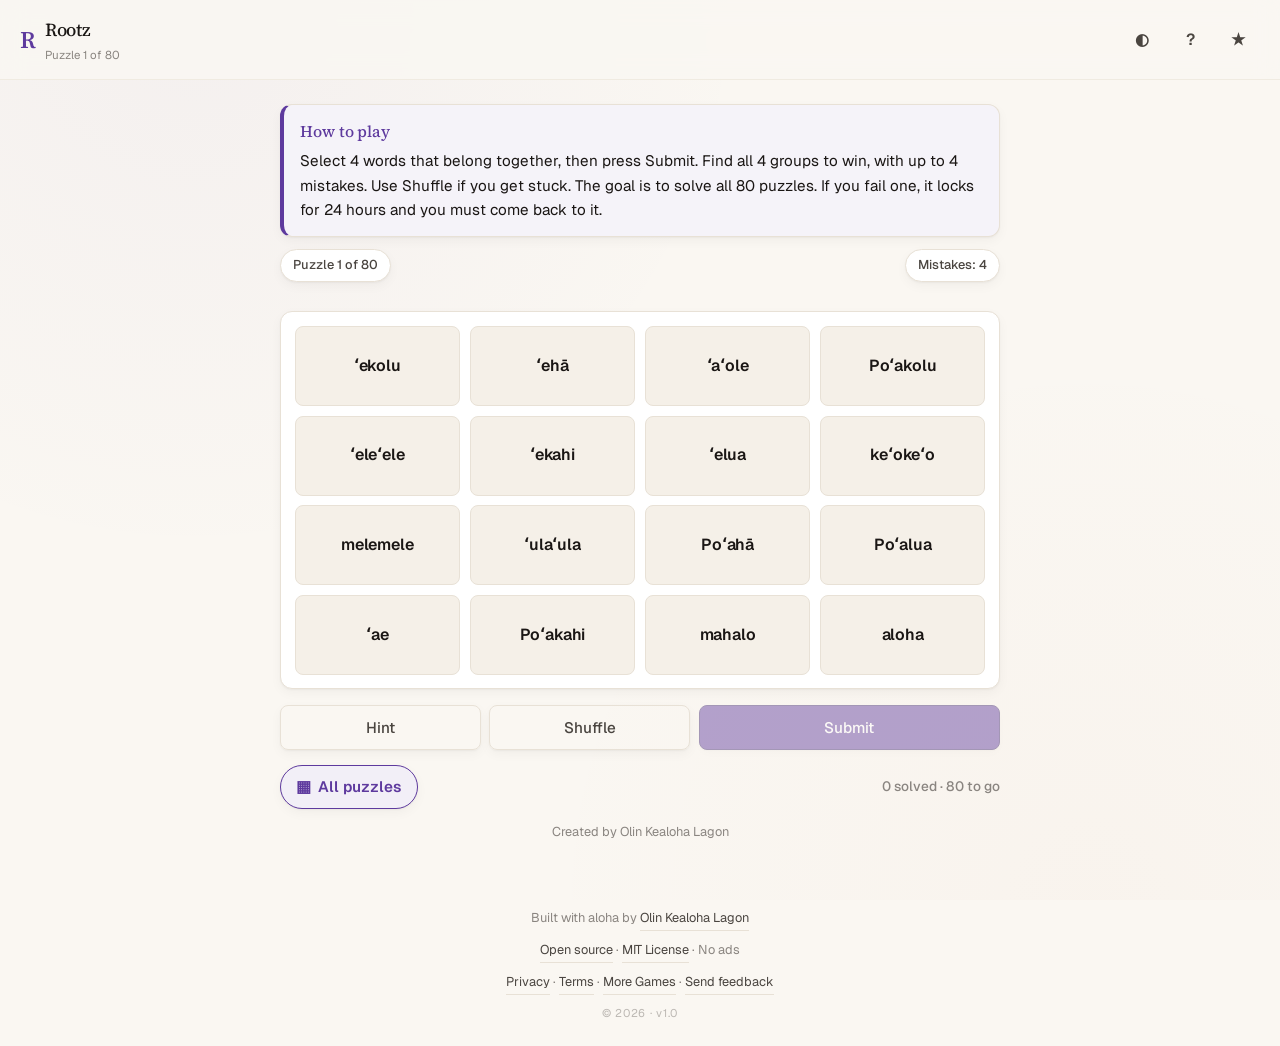
<file: index.html>
<!doctype html>
<html lang="en">
<head>
  <meta charset="utf-8">
  <meta name="viewport" content="width=device-width, initial-scale=1, maximum-scale=5, viewport-fit=cover">
  <meta name="theme-color" content="#faf7f2" media="(prefers-color-scheme: light)">
  <meta name="theme-color" content="#15171c" media="(prefers-color-scheme: dark)">
  <title>Rootz</title>
  <meta name="description" content="A Hawaiian word sorting game. Solve all 80 puzzles.">
  <link rel="manifest" href="manifest.webmanifest">
  <link rel="apple-touch-icon" href="icon-192.png">
  <meta name="apple-mobile-web-app-capable" content="yes">
  <meta name="apple-mobile-web-app-status-bar-style" content="default">
  <meta name="apple-mobile-web-app-title" content="Rootz">
  <meta name="mobile-web-app-capable" content="yes">
  <meta name="format-detection" content="telephone=no">

  <link rel="preconnect" href="https://fonts.googleapis.com">
  <link rel="preconnect" href="https://fonts.gstatic.com" crossorigin>
  <link href="https://fonts.googleapis.com/css2?family=Source+Serif+4:opsz,wght@8..60,400;8..60,500;8..60,600;8..60,700&family=Geist:wght@300;400;500;600;700&display=swap" rel="stylesheet">

  <link rel="stylesheet" href="styles.css">

  <script>
    (function(){
      try{
        var t = localStorage.getItem('rootz_theme');
        if(!t){
          t = (window.matchMedia && window.matchMedia('(prefers-color-scheme: dark)').matches) ? 'dark' : 'light';
        }
        if(t === 'dark') document.documentElement.setAttribute('data-theme', 'dark');
      }catch(e){}
    })();
  </script>
</head>
<body>
  <div class="app">
    <header class="topbar">
      <a class="brand" href="./index.html" aria-label="Rootz home">
        <span class="logo" aria-hidden="true">R</span>
        <span class="brandText">
          <span class="title">Rootz</span>
          <span class="subtitle" id="subtitle">Loading…</span>
        </span>
      </a>

      <div class="topActions">
        <button class="iconBtn" id="themeBtn" type="button" aria-label="Toggle dark mode" title="Toggle dark mode">
          <span aria-hidden="true">◐</span>
        </button>
        <button class="iconBtn" id="howBtn" type="button" aria-label="How to play" title="How to play">
          <span aria-hidden="true">?</span>
        </button>
        <button class="iconBtn" id="statsBtn" type="button" aria-label="Stats" title="Stats">
          <span aria-hidden="true">★</span>
        </button>
      </div>
    </header>

    <main class="main">
      <section class="solvedCard introCard" aria-label="Instructions">
        <div class="solvedLabel">How to play</div>
        <p class="introText">Select 4 words that belong together, then press Submit. Find all 4 groups to win, with up to 4 mistakes. Use Shuffle if you get stuck. The goal is to solve all 80 puzzles. If you fail one, it locks for 24 hours and you must come back to it.</p>
      </section>

      <section class="statusRow" aria-live="polite">
        <div class="statusPill" id="puzzleMeta">Loading…</div>
        <div class="statusPill" id="mistakesPill">Mistakes: <span id="mistakesLeft">4</span></div>
      </section>

      <section class="solved" id="solvedGroups" aria-label="Solved groups"></section>

      <section class="boardWrap" id="boardWrap">
        <div class="board" id="board" role="grid" aria-label="Word board"></div>
      </section>

      <section class="lockedCard" id="lockedCard" hidden>
        <div class="lockedIcon" aria-hidden="true">🔒</div>
        <h3 id="lockedTitle">Puzzle locked</h3>
        <p id="lockedBody">Locked. Come back later.</p>
        <button class="btn primary" id="lockedPickBtn" type="button">Pick another puzzle</button>
      </section>

      <section class="controls" id="controls">
        <button class="btn ghost" id="hintBtn" type="button" aria-label="Use hint">Hint</button>
        <button class="btn ghost" id="shuffleBtn" type="button">Shuffle</button>
        <button class="btn primary" id="submitBtn" type="button" disabled>Submit</button>
      </section>

      <section class="footerRow">
        <button class="navBtn" id="archiveBtn" type="button" aria-label="Open all puzzles">
          <span class="navBtnIcon" aria-hidden="true">▦</span>
          <span>All puzzles</span>
        </button>
        <span class="progressLine" id="progressLine"></span>
      </section>

      <p class="creditLine">Created by Olin Kealoha Lagon</p>
    </main>

    <div class="toast" id="toast" role="status" aria-live="polite" aria-atomic="true"></div>
  </div>

  <dialog class="modal" id="howModal" aria-labelledby="howTitle">
    <div class="modalInner">
      <div class="modalTop">
        <h2 id="howTitle">How to play</h2>
        <button class="iconBtn" data-close="howModal" type="button" aria-label="Close">✕</button>
      </div>
      <div class="modalBody">
        <p>Select 4 words that belong together, then press Submit.</p>
        <p>Find 4 groups of 4. You have 4 mistakes per puzzle.</p>
        <p>The goal is to solve all 80 puzzles. Tap All puzzles at the bottom to pick any unsolved one.</p>
        <p>Fail a puzzle and it locks for 24 hours. You must come back to it. Solved puzzles stay solved forever.</p>
        <p>Tip: Use Shuffle if the board feels stuck. Use Hint once per puzzle to highlight one group.</p>
      </div>
      <div class="modalBottom">
        <button class="btn primary" data-close="howModal" type="button">Got it</button>
      </div>
    </div>
  </dialog>

  <dialog class="modal" id="statsModal" aria-labelledby="statsTitle">
    <div class="modalInner">
      <div class="modalTop">
        <h2 id="statsTitle">Progress</h2>
        <button class="iconBtn" data-close="statsModal" type="button" aria-label="Close">✕</button>
      </div>
      <div class="modalBody">
        <div class="statsGrid">
          <div class="statCard">
            <div class="statNum" id="statSolved">0</div>
            <div class="statLbl">Solved</div>
          </div>
          <div class="statCard">
            <div class="statNum" id="statRemaining">80</div>
            <div class="statLbl">Remaining</div>
          </div>
          <div class="statCard">
            <div class="statNum" id="statAttempts">0</div>
            <div class="statLbl">Attempts</div>
          </div>
          <div class="statCard">
            <div class="statNum" id="statWinPct">0%</div>
            <div class="statLbl">Win %</div>
          </div>
        </div>

        <section class="reminderSection" aria-label="Reminders">
          <div class="reminderTop">
            <div>
              <h3>Reminders</h3>
              <p class="reminderHelp">Get a friendly nudge when you have not played today. Works best when Rootz is installed to your home screen.</p>
            </div>
            <label class="switch" for="reminderToggle">
              <input type="checkbox" id="reminderToggle">
              <span class="slider" aria-hidden="true"></span>
            </label>
          </div>
          <p class="reminderStatus" id="reminderStatus"></p>
        </section>
      </div>
      <div class="modalBottom">
        <button class="btn ghost" id="resetStatsBtn" type="button">Reset progress</button>
        <button class="btn primary" data-close="statsModal" type="button">Close</button>
      </div>
    </div>
  </dialog>

  <dialog class="modal" id="endModal" aria-labelledby="endTitle">
    <div class="modalInner">
      <div class="modalTop">
        <h2 id="endTitle">Result</h2>
        <button class="iconBtn" data-close="endModal" type="button" aria-label="Close">✕</button>
      </div>
      <div class="modalBody">
        <div class="resultLine" id="endSummary"></div>
        <p class="resultDetail" id="endDetail"></p>
      </div>
      <div class="modalBottom">
        <button class="btn ghost" id="endNextBtn" type="button">Next puzzle</button>
        <button class="btn primary" data-close="endModal" type="button">Done</button>
      </div>
    </div>
  </dialog>

  <dialog class="modal modal-wide" id="pickerModal" aria-labelledby="pickerTitle">
    <div class="modalInner">
      <div class="modalTop">
        <h2 id="pickerTitle">All puzzles</h2>
        <button class="iconBtn" data-close="pickerModal" type="button" aria-label="Close">✕</button>
      </div>
      <div class="modalBody">
        <div class="pickerLegend" aria-hidden="true">
          <span class="legSwatch legSolved">✓</span><span class="legLbl">Solved</span>
          <span class="legSwatch legAttempted"></span><span class="legLbl">Attempted</span>
          <span class="legSwatch legLocked">🔒</span><span class="legLbl">Locked for 24h</span>
          <span class="legSwatch legUnsolved"></span><span class="legLbl">New</span>
        </div>
        <div class="puzzleGrid" id="puzzleGrid" role="grid" aria-label="All puzzles"></div>
      </div>
      <div class="modalBottom">
        <button class="btn primary" data-close="pickerModal" type="button">Close</button>
      </div>
    </div>
  </dialog>

  <dialog class="modal" id="gamesModal" aria-labelledby="gamesTitle">
    <div class="modalInner">
      <div class="modalTop">
        <h2 id="gamesTitle">More Games</h2>
        <button class="iconBtn" data-close="gamesModal" type="button" aria-label="Close">✕</button>
      </div>
      <div class="modalBody gamesBody">
        <div class="kindness">
          <p class="kind-headline">Aloha kākou.</p>
          <p>ʻO wau ʻo Olin Kealoha Lagon. Here are the other Hawaiian language games I have gifted. They are all open source. Make a copy, edit it, re-release as your own version, or contact me if you want to take one over.</p>
        </div>

        <div class="gameItem">
          <h3><a href="https://olelodaily.com" target="_blank" rel="noopener">OleloDaily.com</a></h3>
          <p>A daily ʻŌlelo Hawaiʻi vocabulary trainer. Bite-sized rounds, gentle streaks, an essentials track and a fluency track. The goal is small daily reps that compound, not a marathon. Built for learners who want to keep showing up.</p>
        </div>

        <div class="gameItem">
          <h3><a href="https://shiftywords.com" target="_blank" rel="noopener">ShiftyWords.com</a></h3>
          <p>A daily 5-letter word puzzle in six languages, including ʻŌlelo Hawaiʻi. Switch the puzzle into Hawaiian from the footer language picker. Your streak is tracked separately for each language so you can keep one going in English and start a fresh one in Hawaiian.</p>
        </div>

        <div class="gameItem">
          <h3><a href="https://olagon.github.io/huakai/" target="_blank" rel="noopener">Huakaʻi</a></h3>
          <p>A geography journey through Hawaiʻi. Most people who grew up here can name the islands. Fewer can name the moku. Fewer still can place an ahupuaʻa. These names tell you where the water flowed, who lived there, who fished, and what was grown. Huakaʻi shows you a photo and asks you to find where it sits on the map. Three taps from mokupuni to moku to ahupuaʻa, using live State of Hawaiʻi GIS data. The aim is not to be perfect on the first try. The aim is to keep returning, see new places, and slowly come to know the names of the land.</p>
        </div>

        <p class="mahalo">Mahalo for playing and learning Hawaiian.</p>
      </div>
      <div class="modalBottom">
        <button class="btn primary" data-close="gamesModal" type="button">Close</button>
      </div>
    </div>
  </dialog>

  <footer>
    <span class="footer-line">Built with aloha by <a href="https://www.linkedin.com/in/olinlagon/" target="_blank" rel="noopener">Olin Kealoha Lagon</a></span>
    <span class="footer-line"><a href="https://github.com/olagon/rootz" target="_blank" rel="noopener">Open source</a> &middot; <a href="https://opensource.org/licenses/MIT" target="_blank" rel="noopener">MIT License</a> &middot; No ads</span>
    <span class="footer-line"><a href="privacy.html">Privacy</a> &middot; <a href="terms.html">Terms</a> &middot; <a href="#" id="footer-games-link">More Games</a> &middot; <a href="https://www.linkedin.com/in/olinlagon/" target="_blank" rel="noopener">Send feedback</a></span>
    <span class="footer-line footer-version">© 2026 &middot; v1.0</span>
  </footer>

  <script>
    (function(){
      var btn = document.getElementById('themeBtn');
      if(btn){
        btn.addEventListener('click', function(){
          var isDark = document.documentElement.getAttribute('data-theme') === 'dark';
          if(isDark){
            document.documentElement.removeAttribute('data-theme');
            try{ localStorage.setItem('rootz_theme', 'light'); }catch(e){}
          }else{
            document.documentElement.setAttribute('data-theme', 'dark');
            try{ localStorage.setItem('rootz_theme', 'dark'); }catch(e){}
          }
        });
      }

      var gamesLink = document.getElementById('footer-games-link');
      var gamesModal = document.getElementById('gamesModal');
      if(gamesLink && gamesModal){
        gamesLink.addEventListener('click', function(e){
          e.preventDefault();
          if(typeof gamesModal.showModal === 'function'){
            if(!gamesModal.open) gamesModal.showModal();
          }else{
            gamesModal.setAttribute('open', '');
          }
        });
      }
    })();
  </script>

  <script src="app.js" type="module"></script>
</body>
</html>
</file>
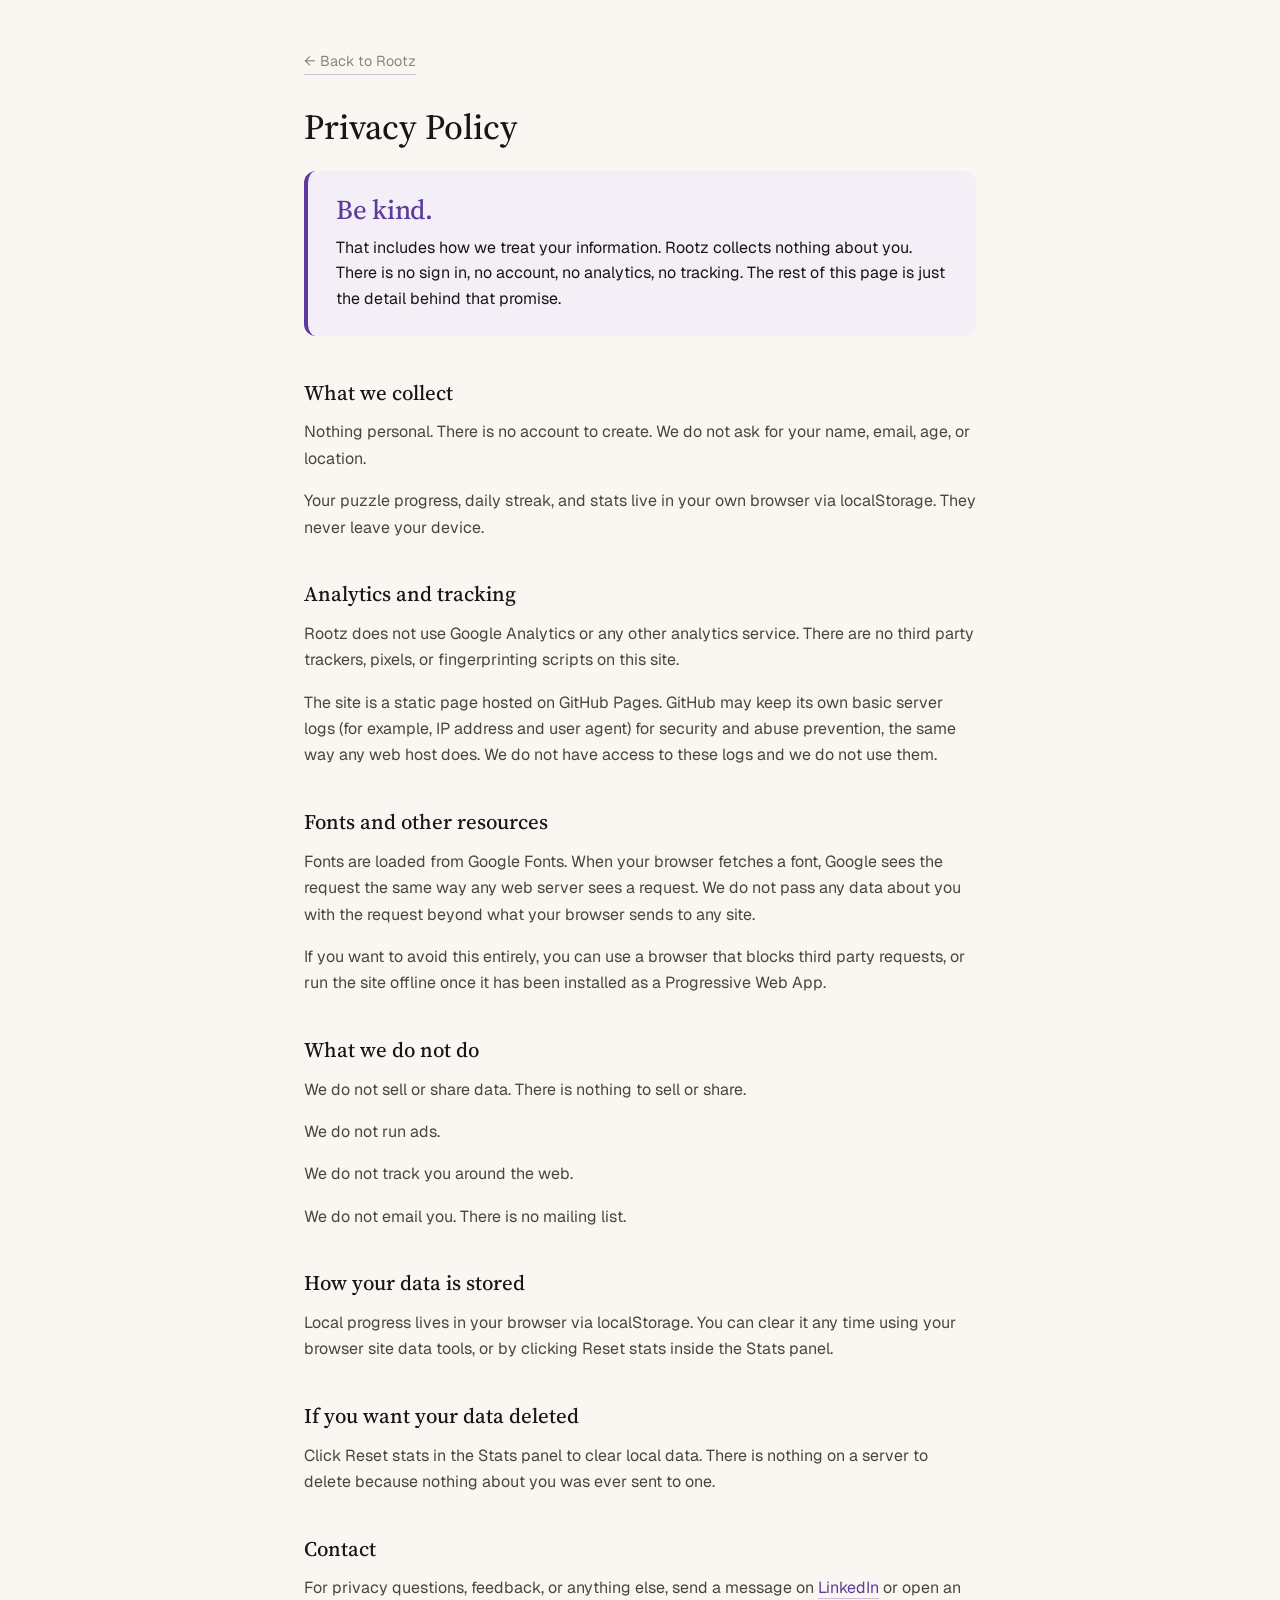
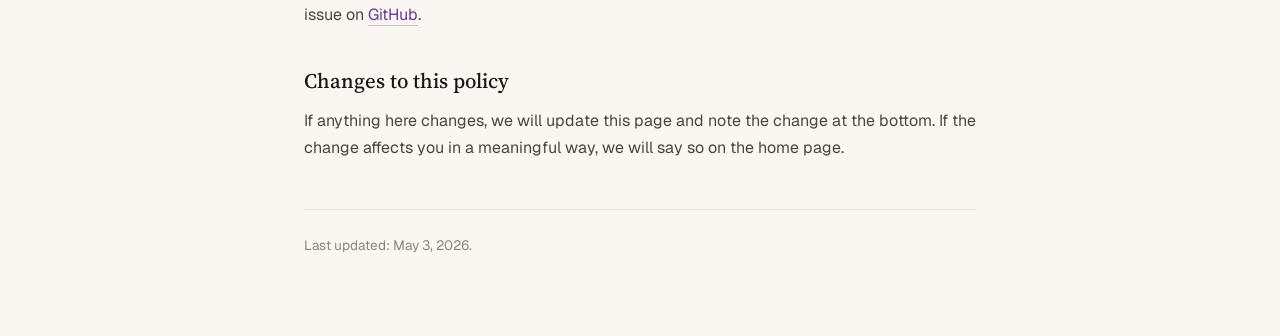
<file: privacy.html>
<!DOCTYPE html>
<html lang="en">
<head>
    <meta charset="UTF-8">
    <meta name="viewport" content="width=device-width, initial-scale=1.0">
    <meta name="theme-color" content="#faf7f2">
    <title>Privacy Policy — Rootz</title>

    <link rel="preconnect" href="https://fonts.googleapis.com">
    <link rel="preconnect" href="https://fonts.gstatic.com" crossorigin>
    <link href="https://fonts.googleapis.com/css2?family=Source+Serif+4:opsz,wght@8..60,400;8..60,500;8..60,600&family=Geist:wght@300;400;500;600&display=swap" rel="stylesheet">
    <style>
        :root {
            --bg: #faf7f2;
            --surface: #ffffff;
            --ink: #1a1614;
            --ink-soft: #4a4540;
            --ink-muted: #8a8580;
            --line: #e8e1d6;
            --accent: #5e3a9e;
            --font-display: 'Source Serif 4', Georgia, serif;
            --font-body: 'Geist', -apple-system, BlinkMacSystemFont, sans-serif;
        }
        html[data-theme="dark"] {
            --bg: #15171c;
            --surface: #1e2128;
            --ink: #e8e6e1;
            --ink-soft: #b3afa6;
            --ink-muted: #7a7670;
            --line: #2d3138;
            --accent: #a98ce0;
        }
        * { box-sizing: border-box; }
        html, body { margin: 0; padding: 0; background: var(--bg); color: var(--ink); font-family: var(--font-body); font-size: 16px; line-height: 1.65; -webkit-font-smoothing: antialiased; }
        main { max-width: 720px; margin: 0 auto; padding: 3rem 1.5rem 4rem; }
        h1 { font-family: var(--font-display); font-weight: 500; font-size: 2.2rem; margin: 0 0 0.5rem; line-height: 1.15; }
        .lead { color: var(--ink-soft); font-size: 1.05rem; margin: 0 0 2rem; }
        h2 { font-family: var(--font-display); font-weight: 500; font-size: 1.3rem; margin: 2.25rem 0 0.6rem; }
        p { color: var(--ink-soft); margin: 0 0 1rem; }
        a { color: var(--accent); text-decoration: none; border-bottom: 1px solid color-mix(in srgb, var(--accent) 30%, transparent); }
        a:hover { border-bottom-color: var(--accent); }
        .nav-back { display: inline-block; margin-bottom: 2rem; font-size: 0.9rem; color: var(--ink-muted); }
        .meta { font-size: 0.85rem; color: var(--ink-muted); margin-top: 3rem; padding-top: 1.5rem; border-top: 1px solid var(--line); }
        .kindness {
            background: color-mix(in srgb, var(--accent) 8%, var(--surface));
            border-left: 4px solid var(--accent);
            padding: 1.5rem 1.75rem;
            border-radius: 12px;
            margin: 1.5rem 0 2.5rem;
        }
        .kindness .kind-headline {
            font-family: var(--font-display);
            font-size: 1.7rem;
            font-weight: 500;
            color: var(--accent);
            margin: 0 0 0.6rem;
            line-height: 1.1;
            letter-spacing: -0.01em;
        }
        .kindness p {
            margin: 0;
            color: var(--ink);
            font-size: 1rem;
            line-height: 1.6;
        }
    </style>
    <script>
        (function(){try{var t=localStorage.getItem('rootz_theme');if(!t){t=window.matchMedia&&window.matchMedia('(prefers-color-scheme: dark)').matches?'dark':'light';}if(t==='dark')document.documentElement.setAttribute('data-theme','dark');}catch(e){}})();
    </script>
</head>
<body>
<main>
    <a href="index.html" class="nav-back">← Back to Rootz</a>
    <h1>Privacy Policy</h1>

    <div class="kindness">
        <p class="kind-headline">Be kind.</p>
        <p>That includes how we treat your information. Rootz collects nothing about you. There is no sign in, no account, no analytics, no tracking. The rest of this page is just the detail behind that promise.</p>
    </div>

    <h2>What we collect</h2>
    <p>Nothing personal. There is no account to create. We do not ask for your name, email, age, or location.</p>
    <p>Your puzzle progress, daily streak, and stats live in your own browser via localStorage. They never leave your device.</p>

    <h2>Analytics and tracking</h2>
    <p>Rootz does not use Google Analytics or any other analytics service. There are no third party trackers, pixels, or fingerprinting scripts on this site.</p>
    <p>The site is a static page hosted on GitHub Pages. GitHub may keep its own basic server logs (for example, IP address and user agent) for security and abuse prevention, the same way any web host does. We do not have access to these logs and we do not use them.</p>

    <h2>Fonts and other resources</h2>
    <p>Fonts are loaded from Google Fonts. When your browser fetches a font, Google sees the request the same way any web server sees a request. We do not pass any data about you with the request beyond what your browser sends to any site.</p>
    <p>If you want to avoid this entirely, you can use a browser that blocks third party requests, or run the site offline once it has been installed as a Progressive Web App.</p>

    <h2>What we do not do</h2>
    <p>We do not sell or share data. There is nothing to sell or share.</p>
    <p>We do not run ads.</p>
    <p>We do not track you around the web.</p>
    <p>We do not email you. There is no mailing list.</p>

    <h2>How your data is stored</h2>
    <p>Local progress lives in your browser via localStorage. You can clear it any time using your browser site data tools, or by clicking Reset stats inside the Stats panel.</p>

    <h2>If you want your data deleted</h2>
    <p>Click Reset stats in the Stats panel to clear local data. There is nothing on a server to delete because nothing about you was ever sent to one.</p>

    <h2>Contact</h2>
    <p>For privacy questions, feedback, or anything else, send a message on <a href="https://www.linkedin.com/in/olinlagon/" target="_blank" rel="noopener">LinkedIn</a> or open an issue on <a href="https://github.com/olagon/rootz/issues" target="_blank" rel="noopener">GitHub</a>.</p>

    <h2>Changes to this policy</h2>
    <p>If anything here changes, we will update this page and note the change at the bottom. If the change affects you in a meaningful way, we will say so on the home page.</p>

    <p class="meta">Last updated: May 3, 2026.</p>
</main>
</body>
</html>
</file>
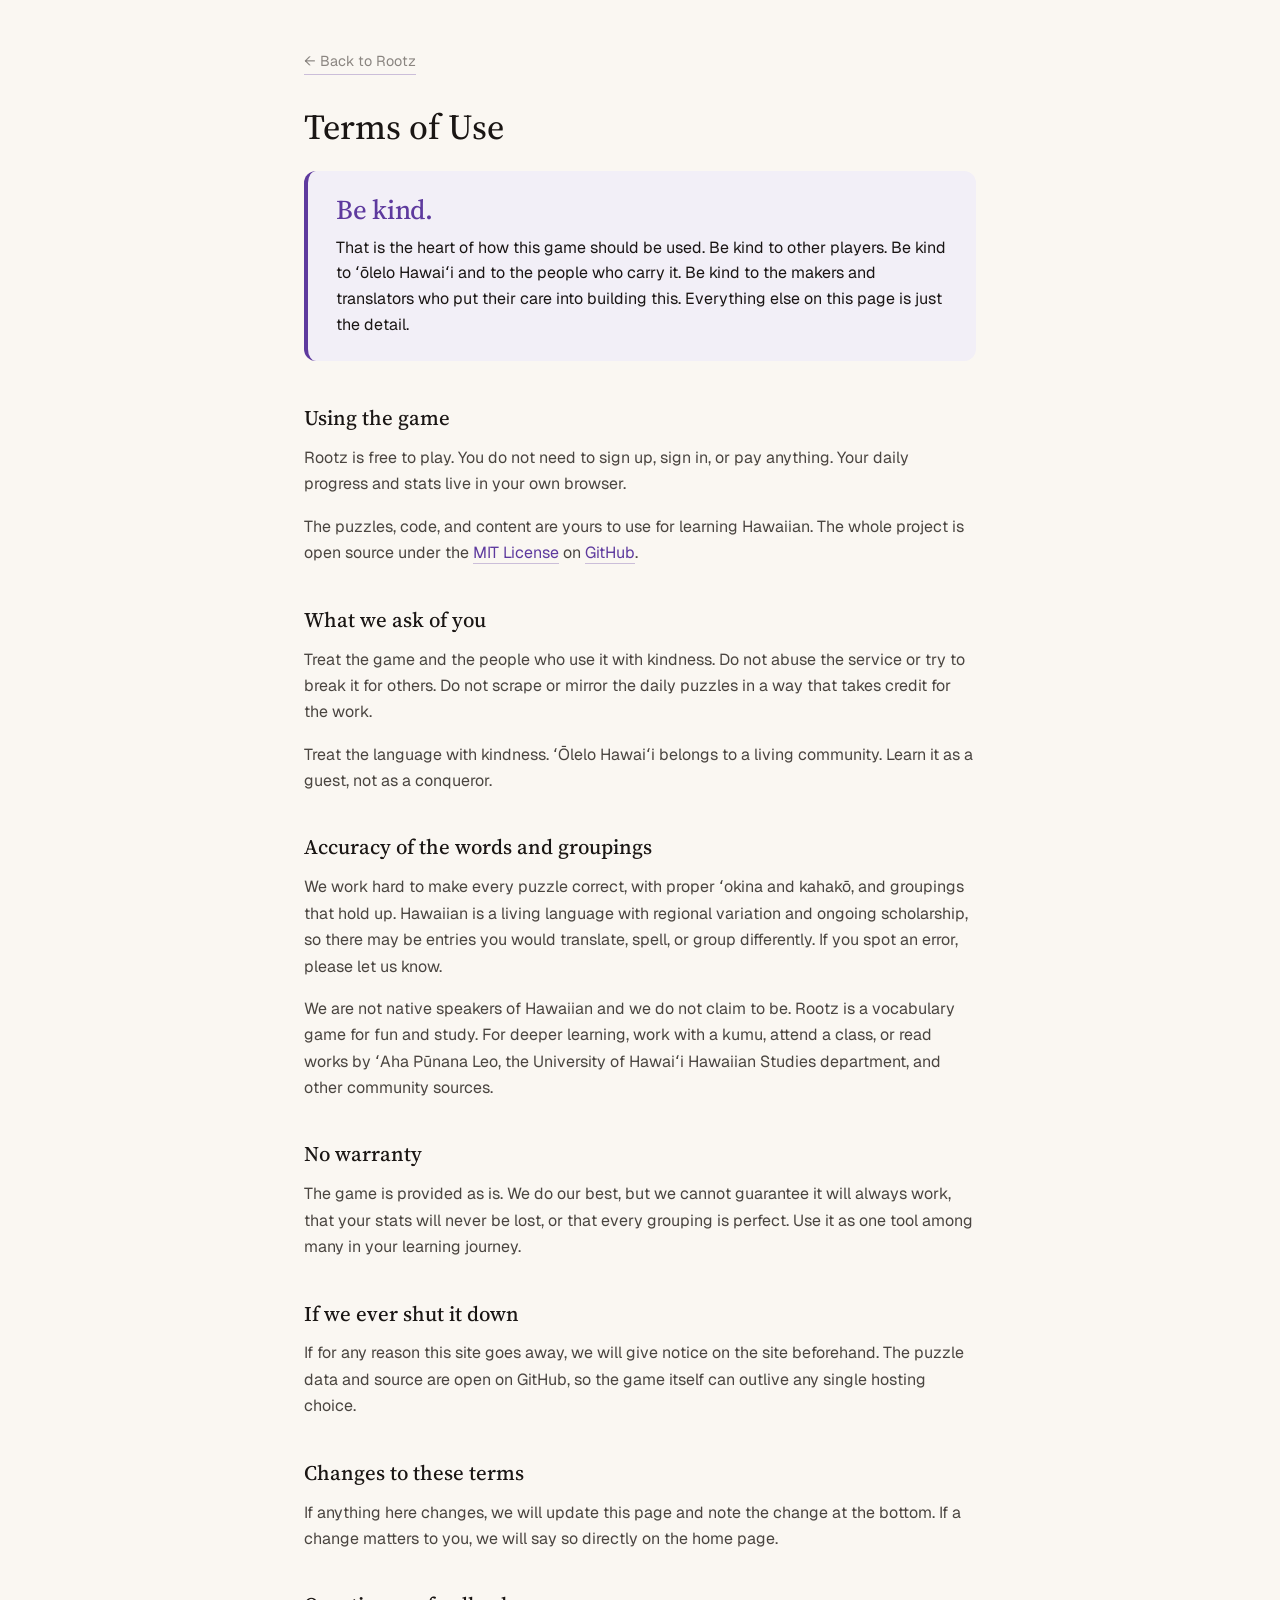
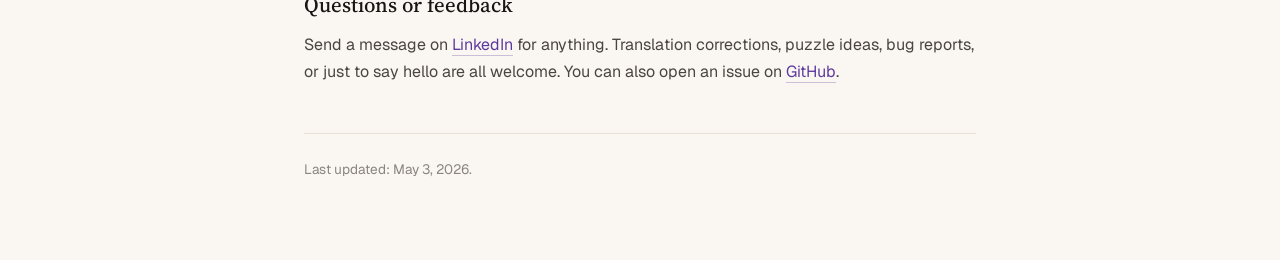
<file: terms.html>
<!DOCTYPE html>
<html lang="en">
<head>
    <meta charset="UTF-8">
    <meta name="viewport" content="width=device-width, initial-scale=1.0">
    <meta name="theme-color" content="#faf7f2">
    <title>Terms of Use — Rootz</title>

    <link rel="preconnect" href="https://fonts.googleapis.com">
    <link rel="preconnect" href="https://fonts.gstatic.com" crossorigin>
    <link href="https://fonts.googleapis.com/css2?family=Source+Serif+4:opsz,wght@8..60,400;8..60,500;8..60,600&family=Geist:wght@300;400;500;600&display=swap" rel="stylesheet">
    <style>
        :root {
            --bg: #faf7f2;
            --surface: #ffffff;
            --ink: #1a1614;
            --ink-soft: #4a4540;
            --ink-muted: #8a8580;
            --line: #e8e1d6;
            --accent: #5e3a9e;
            --font-display: 'Source Serif 4', Georgia, serif;
            --font-body: 'Geist', -apple-system, BlinkMacSystemFont, sans-serif;
        }
        html[data-theme="dark"] {
            --bg: #15171c;
            --surface: #1e2128;
            --ink: #e8e6e1;
            --ink-soft: #b3afa6;
            --ink-muted: #7a7670;
            --line: #2d3138;
            --accent: #a98ce0;
        }
        * { box-sizing: border-box; }
        html, body { margin: 0; padding: 0; background: var(--bg); color: var(--ink); font-family: var(--font-body); font-size: 16px; line-height: 1.65; -webkit-font-smoothing: antialiased; }
        main { max-width: 720px; margin: 0 auto; padding: 3rem 1.5rem 4rem; }
        h1 { font-family: var(--font-display); font-weight: 500; font-size: 2.2rem; margin: 0 0 0.5rem; line-height: 1.15; }
        .lead { color: var(--ink-soft); font-size: 1.05rem; margin: 0 0 2rem; }
        h2 { font-family: var(--font-display); font-weight: 500; font-size: 1.3rem; margin: 2.25rem 0 0.6rem; }
        p { color: var(--ink-soft); margin: 0 0 1rem; }
        a { color: var(--accent); text-decoration: none; border-bottom: 1px solid color-mix(in srgb, var(--accent) 30%, transparent); }
        a:hover { border-bottom-color: var(--accent); }
        .nav-back { display: inline-block; margin-bottom: 2rem; font-size: 0.9rem; color: var(--ink-muted); }
        .meta { font-size: 0.85rem; color: var(--ink-muted); margin-top: 3rem; padding-top: 1.5rem; border-top: 1px solid var(--line); }
        .kindness {
            background: color-mix(in srgb, var(--accent) 8%, var(--surface));
            border-left: 4px solid var(--accent);
            padding: 1.5rem 1.75rem;
            border-radius: 12px;
            margin: 1.5rem 0 2.5rem;
        }
        .kindness .kind-headline {
            font-family: var(--font-display);
            font-size: 1.7rem;
            font-weight: 500;
            color: var(--accent);
            margin: 0 0 0.6rem;
            line-height: 1.1;
            letter-spacing: -0.01em;
        }
        .kindness p {
            margin: 0;
            color: var(--ink);
            font-size: 1rem;
            line-height: 1.6;
        }
    </style>
    <script>
        (function(){try{var t=localStorage.getItem('rootz_theme');if(!t){t=window.matchMedia&&window.matchMedia('(prefers-color-scheme: dark)').matches?'dark':'light';}if(t==='dark')document.documentElement.setAttribute('data-theme','dark');}catch(e){}})();
    </script>
</head>
<body>
<main>
    <a href="index.html" class="nav-back">← Back to Rootz</a>
    <h1>Terms of Use</h1>

    <div class="kindness">
        <p class="kind-headline">Be kind.</p>
        <p>That is the heart of how this game should be used. Be kind to other players. Be kind to ʻōlelo Hawaiʻi and to the people who carry it. Be kind to the makers and translators who put their care into building this. Everything else on this page is just the detail.</p>
    </div>

    <h2>Using the game</h2>
    <p>Rootz is free to play. You do not need to sign up, sign in, or pay anything. Your daily progress and stats live in your own browser.</p>
    <p>The puzzles, code, and content are yours to use for learning Hawaiian. The whole project is open source under the <a href="https://opensource.org/licenses/MIT" target="_blank" rel="noopener">MIT License</a> on <a href="https://github.com/olagon/rootz" target="_blank" rel="noopener">GitHub</a>.</p>

    <h2>What we ask of you</h2>
    <p>Treat the game and the people who use it with kindness. Do not abuse the service or try to break it for others. Do not scrape or mirror the daily puzzles in a way that takes credit for the work.</p>
    <p>Treat the language with kindness. ʻŌlelo Hawaiʻi belongs to a living community. Learn it as a guest, not as a conqueror.</p>

    <h2>Accuracy of the words and groupings</h2>
    <p>We work hard to make every puzzle correct, with proper ʻokina and kahakō, and groupings that hold up. Hawaiian is a living language with regional variation and ongoing scholarship, so there may be entries you would translate, spell, or group differently. If you spot an error, please let us know.</p>
    <p>We are not native speakers of Hawaiian and we do not claim to be. Rootz is a vocabulary game for fun and study. For deeper learning, work with a kumu, attend a class, or read works by ʻAha Pūnana Leo, the University of Hawaiʻi Hawaiian Studies department, and other community sources.</p>

    <h2>No warranty</h2>
    <p>The game is provided as is. We do our best, but we cannot guarantee it will always work, that your stats will never be lost, or that every grouping is perfect. Use it as one tool among many in your learning journey.</p>

    <h2>If we ever shut it down</h2>
    <p>If for any reason this site goes away, we will give notice on the site beforehand. The puzzle data and source are open on GitHub, so the game itself can outlive any single hosting choice.</p>

    <h2>Changes to these terms</h2>
    <p>If anything here changes, we will update this page and note the change at the bottom. If a change matters to you, we will say so directly on the home page.</p>

    <h2>Questions or feedback</h2>
    <p>Send a message on <a href="https://www.linkedin.com/in/olinlagon/" target="_blank" rel="noopener">LinkedIn</a> for anything. Translation corrections, puzzle ideas, bug reports, or just to say hello are all welcome. You can also open an issue on <a href="https://github.com/olagon/rootz/issues" target="_blank" rel="noopener">GitHub</a>.</p>

    <p class="meta">Last updated: May 3, 2026.</p>
</main>
</body>
</html>
</file>
<file: styles.css>
/* Rootz */
/* Look and feel mirrors olelodaily.com (learnhawaiian). */
/* Mobile first. No frameworks. */

:root{
  --bg: #faf7f2;
  --surface: #ffffff;
  --surface-warm: #f5f0e8;
  --ink: #1a1614;
  --ink-soft: #4a4540;
  --ink-muted: #8a8580;
  --line: #e8e1d6;
  --line-soft: #f0ebe1;

  --accent: #5e3a9e;
  --accent-soft: #ede7f7;
  --accent-deep: #3d2670;

  --warm: #c4602b;
  --warm-soft: #f9ede4;

  --success: #5a7a3c;
  --success-soft: #eef3e6;
  --error: #b8312a;
  --error-soft: #f9e9e7;

  --radius: 12px;
  --radiusSm: 8px;
  --shadow: 0 1px 2px rgba(26, 22, 20, 0.04), 0 4px 12px rgba(26, 22, 20, 0.04);
  --shadow-lg: 0 8px 32px rgba(26, 22, 20, 0.08);

  --header-bg: rgba(250, 247, 242, 0.85);
  --modal-overlay: rgba(26, 22, 20, 0.45);

  --font-display: 'Source Serif 4', Georgia, serif;
  --font-body: 'Geist', -apple-system, BlinkMacSystemFont, 'Segoe UI', Roboto, Helvetica, Arial, sans-serif;

  --g1: #d4a93a;
  --g2: #4a72a8;
  --g3: #5e3a9e;
  --g4: #5a7a3c;

  --tap: 44px;

  --safe-top: env(safe-area-inset-top);
  --safe-bottom: env(safe-area-inset-bottom);
  --safe-left: env(safe-area-inset-left);
  --safe-right: env(safe-area-inset-right);
}

html[data-theme="dark"]{
  --bg: #15171c;
  --surface: #1e2128;
  --surface-warm: #232730;
  --ink: #e8e6e1;
  --ink-soft: #b3afa6;
  --ink-muted: #7a7670;
  --line: #2d3138;
  --line-soft: #262a31;

  --accent: #a98ce0;
  --accent-soft: #2c2540;
  --accent-deep: #c9b3f5;

  --warm: #e89060;
  --warm-soft: #3a2820;

  --success: #88c060;
  --success-soft: #233019;
  --error: #e57570;
  --error-soft: #391a18;

  --shadow: 0 1px 2px rgba(0, 0, 0, 0.3), 0 4px 12px rgba(0, 0, 0, 0.25);
  --shadow-lg: 0 8px 32px rgba(0, 0, 0, 0.45);

  --header-bg: rgba(21, 23, 28, 0.85);
  --modal-overlay: rgba(0, 0, 0, 0.65);

  --g1: #e0bf5e;
  --g2: #7fa3d6;
  --g3: #a98ce0;
  --g4: #95c773;
}

*{ box-sizing: border-box; }
*, *::before, *::after{
  -webkit-tap-highlight-color: transparent;
}

html{
  text-size-adjust: 100%;
  -webkit-text-size-adjust: 100%;
}

html, body{ height: 100%; }
body{
  margin: 0;
  background: var(--bg);
  background-image:
    radial-gradient(circle at 15% 0%, rgba(94, 58, 158, 0.04) 0%, transparent 40%),
    radial-gradient(circle at 85% 100%, rgba(196, 96, 43, 0.025) 0%, transparent 40%);
  background-attachment: fixed;
  color: var(--ink);
  font-family: var(--font-body);
  font-size: 16px;
  line-height: 1.55;
  font-optical-sizing: auto;
  -webkit-font-smoothing: antialiased;
  -moz-osx-font-smoothing: grayscale;
  min-height: 100vh;
  min-height: 100svh;
  display: flex;
  flex-direction: column;
  overscroll-behavior-y: contain;
}

button{
  font-family: var(--font-body);
  font-size: inherit;
  cursor: pointer;
  touch-action: manipulation;
}
button:focus-visible{
  outline: 2px solid var(--accent);
  outline-offset: 2px;
}

/* HEADER */
.topbar{
  position: sticky;
  top: 0;
  z-index: 50;
  display: flex;
  justify-content: space-between;
  align-items: center;
  gap: 0.5rem;
  padding: 0.7rem 1rem;
  padding-top: max(0.7rem, var(--safe-top));
  padding-left: max(1rem, var(--safe-left));
  padding-right: max(1rem, var(--safe-right));
  background: var(--header-bg);
  backdrop-filter: blur(12px);
  -webkit-backdrop-filter: blur(12px);
  border-bottom: 1px solid var(--line-soft);
}

.brand{
  display: flex;
  align-items: center;
  gap: 0.55rem;
  text-decoration: none;
  color: var(--ink);
  min-width: 0;
  flex: 1;
}

.logo{
  font-family: var(--font-display);
  font-weight: 600;
  font-size: 1.5rem;
  line-height: 1;
  color: var(--accent);
  background: transparent;
  border: none;
  padding: 0;
  display: inline-flex;
  align-items: baseline;
  flex: none;
}

.brandText{ min-width: 0; display: flex; flex-direction: column; }
.title{
  font-family: var(--font-display);
  font-weight: 500;
  font-size: 1.05rem;
  letter-spacing: -0.01em;
  color: var(--ink);
  white-space: nowrap;
  overflow: hidden;
  text-overflow: ellipsis;
}
.subtitle{
  margin-top: 1px;
  font-size: 0.72rem;
  color: var(--ink-muted);
  white-space: nowrap;
  overflow: hidden;
  text-overflow: ellipsis;
}

.topActions{
  display: flex;
  align-items: center;
  gap: 0.25rem;
  flex: none;
}

.iconBtn{
  height: var(--tap);
  width: var(--tap);
  min-height: var(--tap);
  min-width: var(--tap);
  border-radius: 999px;
  border: 1px solid transparent;
  background: transparent;
  color: var(--ink-soft);
  display: inline-grid;
  place-items: center;
  font-size: 1rem;
  font-weight: 600;
  transition: background 0.15s ease, color 0.15s ease, border-color 0.15s ease;
}
.iconBtn:hover{
  background: var(--surface-warm);
  color: var(--ink);
  border-color: var(--line);
}
.iconBtn:active{
  background: var(--accent-soft);
  color: var(--accent);
}
.iconBtn:focus-visible{
  outline: none;
  border-color: var(--accent);
  box-shadow: 0 0 0 2px var(--accent-soft);
}

/* MAIN */
.app{
  display: flex;
  flex-direction: column;
  flex: 1;
  width: 100%;
}

.main{
  width: 100%;
  max-width: 760px;
  margin: 0 auto;
  padding: 1rem;
  padding-left: max(1rem, var(--safe-left));
  padding-right: max(1rem, var(--safe-right));
  padding-bottom: max(1.5rem, var(--safe-bottom));
  flex: 1;
}

.statusRow{
  display: flex;
  flex-wrap: wrap;
  gap: 0.45rem;
  align-items: center;
  justify-content: space-between;
  margin-top: 0.75rem;
}

.statusPill{
  background: var(--surface);
  border: 1px solid var(--line);
  border-radius: 999px;
  padding: 0.35rem 0.75rem;
  box-shadow: var(--shadow);
  font-size: 0.8rem;
  font-weight: 500;
  color: var(--ink-soft);
  white-space: nowrap;
}

.solved{
  margin-top: 0.85rem;
  display: grid;
  gap: 0.5rem;
}

.solvedCard{
  border: 1px solid var(--line);
  border-radius: var(--radius);
  background: var(--surface);
  box-shadow: var(--shadow);
  padding: 0.85rem 1rem;
}

.solvedCard.introCard{
  background: color-mix(in srgb, var(--accent) 6%, var(--surface));
  border-left: 4px solid var(--accent);
}

.solvedLabel{
  font-family: var(--font-display);
  font-weight: 500;
  font-size: 1rem;
  margin-bottom: 0.35rem;
  color: var(--accent);
  letter-spacing: -0.005em;
}

.solvedWords{
  display: flex;
  flex-wrap: wrap;
  gap: 0.4rem;
}

.chip{
  border-radius: 999px;
  padding: 0.3rem 0.7rem;
  background: var(--surface-warm);
  border: 1px solid var(--line);
  font-weight: 500;
  font-size: 0.82rem;
  color: var(--ink-soft);
}

/* BOARD */
.boardWrap{
  margin-top: 1rem;
  background: var(--surface);
  border: 1px solid var(--line);
  border-radius: var(--radius);
  box-shadow: var(--shadow);
  padding: 0.6rem;
  overscroll-behavior: contain;
}

.board{
  display: grid;
  grid-template-columns: repeat(4, minmax(0, 1fr));
  gap: 0.4rem;
}

.tile{
  border: 1px solid var(--line);
  border-radius: var(--radiusSm);
  background: var(--surface-warm);
  color: var(--ink);
  padding: 0.55rem 0.35rem;
  min-height: 64px;
  display: grid;
  place-items: center;
  text-align: center;
  font-family: var(--font-body);
  font-weight: 600;
  /* Fluid font: shrinks on narrow viewports so 13-char Hawaiian words fit. */
  font-size: clamp(0.72rem, 2.5vw, 0.95rem);
  letter-spacing: -0.01em;
  line-height: 1.15;
  cursor: pointer;
  user-select: none;
  -webkit-user-select: none;
  -webkit-touch-callout: none;
  overflow-wrap: break-word;
  word-break: normal;
  hyphens: none;
  touch-action: manipulation;
  transition: transform 0.08s ease, background 0.12s ease, border-color 0.12s ease, color 0.12s ease;
}
.tile > span{
  display: block;
  width: 100%;
  overflow-wrap: anywhere;
}

.tile:focus-visible{
  outline: none;
  border-color: var(--accent);
  box-shadow: 0 0 0 2px var(--accent-soft);
}
.tile:hover{ background: color-mix(in srgb, var(--accent) 5%, var(--surface-warm)); }
.tile:active{ transform: scale(0.97); }

.tile.selected{
  background: var(--accent);
  border-color: var(--accent-deep);
  color: #ffffff;
}

.tile.locked{
  cursor: default;
  opacity: 0.55;
}

/* Hint highlight: bold terracotta so it cannot be missed and will not
   be confused with the purple .selected state. */
@keyframes hintPulse{
  0%, 100% {
    box-shadow: 0 0 0 0 rgba(196, 96, 43, 0.55), 0 6px 18px rgba(196, 96, 43, 0.35);
    transform: scale(1.02);
  }
  50% {
    box-shadow: 0 0 0 10px rgba(196, 96, 43, 0.0), 0 6px 18px rgba(196, 96, 43, 0.35);
    transform: scale(1.06);
  }
}
.tile.hinted{
  background: var(--warm) !important;
  color: #ffffff !important;
  border-color: var(--warm) !important;
  font-weight: 700;
  box-shadow: 0 6px 18px rgba(196, 96, 43, 0.35);
  animation: hintPulse 0.9s ease-in-out 4;
  z-index: 2;
  position: relative;
}
.tile.selected.hinted{
  background: var(--warm) !important;
  color: #ffffff !important;
  border-color: var(--accent-deep) !important;
  outline: 2px solid var(--accent);
  outline-offset: -2px;
}
@media (prefers-reduced-motion: reduce){
  .tile.hinted{ animation: none; transform: none; }
}

/* Spent hint button: visually 'used' without looking like 'cannot click' */
.btn.spent{
  opacity: 0.45;
  cursor: not-allowed;
}
.btn.spent:hover{
  background: var(--surface);
}

/* CONTROLS */
.controls{
  margin-top: 1rem;
  display: grid;
  grid-template-columns: repeat(3, minmax(0, 1fr));
  gap: 0.5rem;
}

.btn{
  border: 1px solid var(--line);
  border-radius: var(--radiusSm);
  padding: 0.75rem 0.85rem;
  min-height: var(--tap);
  font-family: var(--font-body);
  font-weight: 500;
  font-size: 0.95rem;
  cursor: pointer;
  background: var(--surface);
  color: var(--ink);
  box-shadow: var(--shadow);
  touch-action: manipulation;
  transition: background 0.12s ease, border-color 0.12s ease, color 0.12s ease, transform 0.06s ease;
}

.btn:hover{ background: var(--surface-warm); }
.btn:active{ transform: translateY(1px); }
.btn:focus-visible{
  outline: none;
  border-color: var(--accent);
  box-shadow: 0 0 0 2px var(--accent-soft);
}
.btn:disabled{ opacity: 0.45; cursor: not-allowed; }

.btn.primary{
  background: var(--accent);
  color: #ffffff;
  border-color: var(--accent-deep);
}
.btn.primary:hover{ background: var(--accent-deep); }

.btn.ghost{
  background: transparent;
  color: var(--ink-soft);
}
.btn.ghost:hover{ background: var(--surface-warm); color: var(--ink); }

.footerRow{
  margin-top: 0.9rem;
  display: flex;
  align-items: center;
  justify-content: space-between;
  gap: 0.6rem;
  flex-wrap: wrap;
}

.navBtn{
  display: inline-flex;
  align-items: center;
  gap: 0.45rem;
  padding: 0.55rem 0.95rem;
  min-height: var(--tap);
  background: color-mix(in srgb, var(--accent) 8%, var(--surface));
  color: var(--accent);
  border: 1.5px solid var(--accent);
  border-radius: 999px;
  font-family: var(--font-body);
  font-weight: 600;
  font-size: 0.95rem;
  cursor: pointer;
  touch-action: manipulation;
  box-shadow: var(--shadow);
  transition: background 0.12s ease, transform 0.08s ease;
}
.navBtn:hover{
  background: var(--accent);
  color: #ffffff;
}
.navBtn:active{ transform: translateY(1px); }
.navBtn:focus-visible{
  outline: none;
  box-shadow: 0 0 0 3px var(--accent-soft);
}
.navBtnIcon{
  font-size: 1rem;
  line-height: 1;
}

.linkBtn{
  background: transparent;
  border: none;
  color: var(--ink-soft);
  font-weight: 500;
  font-size: 0.9rem;
  cursor: pointer;
  padding: 0.5rem 0.25rem;
  min-height: var(--tap);
  border-bottom: 1px solid var(--line);
  border-radius: 0;
  touch-action: manipulation;
  transition: color 0.12s ease, border-color 0.12s ease;
}
.linkBtn:hover{ color: var(--accent); border-bottom-color: var(--accent); }
.linkBtn:focus-visible{
  outline: none;
  color: var(--accent);
  border-bottom-color: var(--accent);
}

.toast{
  position: fixed;
  left: 50%;
  bottom: max(18px, calc(var(--safe-bottom) + 12px));
  transform: translateX(-50%);
  max-width: 540px;
  width: calc(100% - 28px);
  padding: 0.75rem 1rem;
  border-radius: var(--radiusSm);
  border: 1px solid var(--line);
  background: var(--ink);
  box-shadow: var(--shadow-lg);
  color: var(--surface);
  font-weight: 500;
  font-size: 0.9rem;
  text-align: center;
  z-index: 80;
  opacity: 0;
  pointer-events: none;
  transition: opacity 0.18s ease, transform 0.18s ease;
}
.toast.show{
  opacity: 1;
  transform: translateX(-50%) translateY(-2px);
}

/* MODALS */
.modal{
  border: none;
  padding: 0;
  border-radius: var(--radius);
  max-width: 520px;
  width: calc(100% - 24px);
  max-height: calc(100dvh - 48px);
  box-shadow: var(--shadow-lg);
  background: transparent;
  color: var(--ink);
  overflow: hidden;
}

.modal::backdrop{
  background: var(--modal-overlay);
  backdrop-filter: blur(2px);
  -webkit-backdrop-filter: blur(2px);
}

.modalInner{
  background: var(--surface);
  border: 1px solid var(--line);
  border-radius: var(--radius);
  display: flex;
  flex-direction: column;
  max-height: calc(100dvh - 48px);
}

.modalTop{
  display: flex;
  align-items: center;
  justify-content: space-between;
  gap: 0.5rem;
  padding: 0.85rem 1rem 0.65rem;
  border-bottom: 1px solid var(--line-soft);
  flex: none;
}

.modalTop h2{
  margin: 0;
  font-family: var(--font-display);
  font-weight: 500;
  font-size: 1.2rem;
  letter-spacing: -0.01em;
  color: var(--ink);
}

.modalBody{
  padding: 0.9rem 1rem;
  color: var(--ink-soft);
  overflow-y: auto;
  -webkit-overflow-scrolling: touch;
  overscroll-behavior: contain;
}
.modalBody p{ margin: 0 0 0.7rem; }
.modalBody p:last-child{ margin-bottom: 0; }

.modalBottom{
  padding: 0.75rem 1rem;
  padding-bottom: max(0.75rem, var(--safe-bottom));
  display: flex;
  gap: 0.5rem;
  justify-content: flex-end;
  border-top: 1px solid var(--line-soft);
  flex-wrap: wrap;
  flex: none;
}
.modalBottom .btn{ flex: 1; min-width: 120px; }

.statsGrid{
  display: grid;
  grid-template-columns: repeat(2, 1fr);
  gap: 0.6rem;
}

.statCard{
  border: 1px solid var(--line);
  border-radius: var(--radiusSm);
  padding: 0.85rem;
  background: var(--surface-warm);
  text-align: center;
}

.statNum{
  font-family: var(--font-display);
  font-size: 1.6rem;
  font-weight: 600;
  color: var(--accent);
  line-height: 1.1;
}
.statLbl{
  margin-top: 0.25rem;
  font-size: 0.78rem;
  font-weight: 500;
  color: var(--ink-muted);
}

.resultLine{
  font-family: var(--font-display);
  font-weight: 500;
  font-size: 1.2rem;
  color: var(--ink);
  margin-bottom: 0.5rem;
  letter-spacing: -0.01em;
}
.resultDetail{
  margin: 0;
  color: var(--ink-soft);
  font-size: 0.92rem;
  line-height: 1.5;
}

.hint{
  margin-top: 0.6rem;
  font-size: 0.82rem;
  color: var(--ink-muted);
}

.creditLine{
  margin: 0.85rem 4px 0;
  text-align: center;
  font-size: 0.8rem;
  color: var(--ink-muted);
}

.introText{
  margin: 0;
  color: var(--ink);
  font-weight: 400;
  line-height: 1.6;
  font-size: 0.95rem;
}

.archiveRow{
  display: grid;
  grid-template-columns: 1fr;
  gap: 0.6rem;
  align-items: stretch;
}

.archiveLabel{
  font-weight: 500;
  color: var(--ink);
  font-size: 0.9rem;
}

.select{
  border: 1px solid var(--line);
  border-radius: var(--radiusSm);
  padding: 0.7rem 0.8rem;
  min-height: var(--tap);
  background: var(--surface);
  color: var(--ink);
  font-family: var(--font-body);
  font-weight: 500;
  /* 16px+ to stop iOS zoom on focus */
  font-size: 16px;
  width: 100%;
  appearance: none;
  -webkit-appearance: none;
  background-image: linear-gradient(45deg, transparent 50%, var(--ink-muted) 50%),
                    linear-gradient(135deg, var(--ink-muted) 50%, transparent 50%);
  background-position: calc(100% - 18px) 50%, calc(100% - 12px) 50%;
  background-size: 6px 6px, 6px 6px;
  background-repeat: no-repeat;
  padding-right: 2.25rem;
}
.select:focus-visible{
  outline: none;
  border-color: var(--accent);
  box-shadow: 0 0 0 2px var(--accent-soft);
}

[hidden]{ display: none !important; }

/* PROGRESS LINE in footerRow */
.progressLine{
  font-size: 0.85rem;
  color: var(--ink-muted);
  align-self: center;
  font-weight: 500;
}

/* LOCKED CARD shown in place of the board when current puzzle is locked */
.lockedCard{
  margin-top: 1rem;
  padding: 2rem 1.25rem;
  text-align: center;
  background: color-mix(in srgb, var(--warm) 8%, var(--surface));
  border: 1px solid color-mix(in srgb, var(--warm) 25%, var(--line));
  border-radius: var(--radius);
  box-shadow: var(--shadow);
}
.lockedIcon{
  font-size: 2.5rem;
  line-height: 1;
  margin-bottom: 0.5rem;
}
.lockedCard h3{
  font-family: var(--font-display);
  font-weight: 500;
  font-size: 1.25rem;
  margin: 0 0 0.4rem;
  color: var(--ink);
}
.lockedCard p{
  margin: 0 0 1rem;
  color: var(--ink-soft);
  font-size: 0.95rem;
  line-height: 1.5;
}

/* PUZZLE PICKER GRID */
.modal.modal-wide{
  max-width: 720px;
}
.pickerLegend{
  display: flex;
  align-items: center;
  flex-wrap: wrap;
  gap: 0.35rem;
  font-size: 0.78rem;
  color: var(--ink-muted);
  margin-bottom: 0.85rem;
  padding-bottom: 0.7rem;
  border-bottom: 1px solid var(--line-soft);
}
.legSwatch{
  display: inline-grid;
  place-items: center;
  width: 16px;
  height: 16px;
  border-radius: 3px;
  border: 1px solid var(--line);
  font-size: 9px;
  line-height: 1;
}
.legSolved{ background: var(--warm); border-color: var(--warm); color: #ffffff; }
.legAttempted{ background: color-mix(in srgb, var(--accent) 12%, var(--surface)); border-color: var(--accent); }
.legLocked{ background: var(--surface-warm); border-color: var(--ink-muted); opacity: 0.7; }
.legUnsolved{ background: var(--surface-warm); }
.legLbl{ margin-right: 0.6rem; }

.puzzleGrid{
  display: grid;
  grid-template-columns: repeat(auto-fit, minmax(46px, 1fr));
  gap: 6px;
}
.pcell{
  aspect-ratio: 1 / 1;
  border-radius: 8px;
  border: 1px solid var(--line);
  background: var(--surface-warm);
  color: var(--ink-soft);
  font-family: var(--font-body);
  font-weight: 600;
  font-size: 0.92rem;
  cursor: pointer;
  position: relative;
  display: grid;
  place-items: center;
  touch-action: manipulation;
  transition: transform 0.08s ease, background 0.12s ease, border-color 0.12s ease;
}
.pcell .pn{ line-height: 1; }
.pcell .pm{
  position: absolute;
  top: 2px;
  right: 4px;
  font-size: 0.6rem;
  line-height: 1;
}
.pcell:hover{ transform: scale(1.05); }
.pcell:focus-visible{
  outline: none;
  border-color: var(--accent);
  box-shadow: 0 0 0 2px var(--accent-soft);
}
.pcell.solved{
  background: var(--warm);
  border-color: var(--warm);
  color: #ffffff;
}
.pcell.solved .pm{ color: #ffffff; }
.pcell.attempted{
  background: color-mix(in srgb, var(--accent) 10%, var(--surface));
  border-color: var(--accent);
  color: var(--ink);
}
.pcell.locked{
  background: var(--surface-warm);
  border-color: var(--ink-muted);
  color: var(--ink-muted);
  opacity: 0.65;
  cursor: not-allowed;
}
.pcell.locked:hover{ transform: none; }
.pcell.unsolved{
  background: var(--surface-warm);
  color: var(--ink-soft);
}
.pcell.current{
  outline: 2px solid var(--accent);
  outline-offset: 1px;
}

/* REMINDERS */
.reminderSection{
  margin-top: 1rem;
  padding-top: 1rem;
  border-top: 1px solid var(--line-soft);
}
.reminderTop{
  display: flex;
  align-items: flex-start;
  justify-content: space-between;
  gap: 0.75rem;
}
.reminderTop h3{
  margin: 0 0 0.25rem;
  font-family: var(--font-display);
  font-weight: 500;
  font-size: 1rem;
  color: var(--ink);
  letter-spacing: -0.005em;
}
.reminderHelp{
  margin: 0;
  font-size: 0.82rem;
  color: var(--ink-muted);
  line-height: 1.45;
}
.reminderStatus{
  margin: 0.6rem 0 0;
  font-size: 0.78rem;
  color: var(--ink-muted);
  font-style: italic;
  min-height: 1em;
}
.reminderStatus.ok{ color: var(--success); font-style: normal; }
.reminderStatus.warn{ color: var(--warm); font-style: normal; }

/* Toggle switch */
.switch{
  position: relative;
  display: inline-block;
  width: 46px;
  height: 26px;
  flex: none;
  cursor: pointer;
}
.switch input{
  opacity: 0;
  width: 0;
  height: 0;
}
.switch .slider{
  position: absolute;
  inset: 0;
  background: var(--line);
  border: 1px solid var(--line);
  border-radius: 999px;
  transition: background 0.15s ease, border-color 0.15s ease;
}
.switch .slider::before{
  content: "";
  position: absolute;
  width: 20px;
  height: 20px;
  left: 2px;
  top: 2px;
  background: var(--surface);
  border-radius: 50%;
  transition: transform 0.18s ease, background 0.15s ease;
  box-shadow: 0 1px 2px rgba(0,0,0,0.2);
}
.switch input:checked + .slider{
  background: var(--accent);
  border-color: var(--accent);
}
.switch input:checked + .slider::before{
  transform: translateX(20px);
  background: #ffffff;
}
.switch input:focus-visible + .slider{
  box-shadow: 0 0 0 2px var(--accent-soft);
}

@media (max-width: 360px){
  .pcell{ font-size: 0.82rem; }
  .puzzleGrid{ grid-template-columns: repeat(auto-fit, minmax(40px, 1fr)); gap: 4px; }
}

/* MORE GAMES MODAL */
.gamesBody{
  color: var(--ink-soft);
}
.gamesBody .kindness{
  background: color-mix(in srgb, var(--accent) 8%, var(--surface));
  border-left: 4px solid var(--accent);
  padding: 1rem 1.1rem;
  border-radius: var(--radiusSm);
  margin: 0 0 1.1rem;
}
.gamesBody .kindness .kind-headline{
  font-family: var(--font-display);
  font-size: 1.25rem;
  font-weight: 500;
  color: var(--accent);
  margin: 0 0 0.4rem;
  line-height: 1.15;
  letter-spacing: -0.01em;
}
.gamesBody .kindness p{
  margin: 0;
  color: var(--ink);
  font-size: 0.92rem;
  line-height: 1.55;
}
.gamesBody .gameItem{
  margin-bottom: 1.1rem;
}
.gamesBody .gameItem:last-of-type{
  margin-bottom: 0.5rem;
}
.gamesBody .gameItem h3{
  font-family: var(--font-display);
  font-weight: 500;
  font-size: 1.05rem;
  letter-spacing: -0.01em;
  margin: 0 0 0.25rem;
  color: var(--ink);
}
.gamesBody .gameItem h3 a{
  color: var(--accent);
  text-decoration: none;
  border-bottom: 1px solid color-mix(in srgb, var(--accent) 30%, transparent);
}
.gamesBody .gameItem h3 a:hover{
  border-bottom-color: var(--accent);
}
.gamesBody .gameItem p{
  margin: 0;
  font-size: 0.92rem;
  line-height: 1.55;
  color: var(--ink-soft);
}
.gamesBody .mahalo{
  margin-top: 1.1rem;
  font-family: var(--font-display);
  color: var(--accent);
  font-size: 1.05rem;
  text-align: center;
}

/* FOOTER */
footer{
  text-align: center;
  padding: 1.5rem 1rem;
  padding-bottom: max(1.5rem, calc(var(--safe-bottom) + 0.5rem));
  padding-left: max(1rem, var(--safe-left));
  padding-right: max(1rem, var(--safe-right));
  font-size: 0.8rem;
  color: var(--ink-muted);
  margin-top: auto;
  line-height: 1.55;
}
footer a{
  color: var(--ink-soft);
  text-decoration: none;
  border-bottom: 1px solid var(--line);
  transition: color 0.15s, border-color 0.15s;
  white-space: nowrap;
  display: inline-block;
  padding: 2px 0;
}
footer a:hover{ color: var(--accent); border-bottom-color: var(--accent); }
footer .footer-line{
  display: block;
  margin-bottom: 0.45rem;
}
footer .footer-line:last-child{ margin-bottom: 0; }
footer .footer-version{
  margin-top: 0.6rem;
  font-size: 0.7rem;
  opacity: 0.55;
  letter-spacing: 0.06em;
}

/* RESPONSIVE TUNING */
@media (min-width: 480px){
  .main{ padding: 1.25rem 1.25rem 2rem; }
  .board{ gap: 0.5rem; }
  .boardWrap{ padding: 0.85rem; }
  .tile{ font-size: clamp(0.85rem, 2vw, 1rem); min-height: 72px; padding: 0.7rem 0.5rem; }
  .controls{ grid-template-columns: 1fr 1fr 1.5fr; gap: 0.55rem; }
  .archiveRow{ grid-template-columns: auto 1fr auto; align-items: center; }
}

@media (min-width: 780px){
  .topbar{ padding: 1rem 1.25rem; }
  .main{ padding: 1.5rem 1.25rem 2.5rem; }
  .title{ font-size: 1.15rem; }
  .board{ gap: 0.6rem; }
  .tile{ font-size: 1rem; min-height: 80px; }
}

/* Very small phones */
@media (max-width: 360px){
  .topbar{ padding: 0.55rem 0.75rem; gap: 0.35rem; }
  .logo{ font-size: 1.35rem; }
  .title{ font-size: 0.95rem; }
  .subtitle{ display: none; }
  .iconBtn{ height: 42px; width: 42px; min-height: 42px; min-width: 42px; }
  .main{ padding: 0.85rem 0.75rem 1.25rem; }
  .boardWrap{ padding: 0.5rem; }
  .board{ gap: 0.3rem; }
  .tile{ min-height: 58px; padding: 0.45rem 0.25rem; }
  .controls{ grid-template-columns: repeat(3, minmax(0, 1fr)); gap: 0.4rem; }
  .btn{ padding: 0.7rem 0.5rem; font-size: 0.9rem; }
}

/* Landscape on short phones */
@media (max-height: 520px) and (orientation: landscape){
  .topbar{ padding: 0.4rem 1rem; }
  .iconBtn{ height: 40px; width: 40px; min-height: 40px; min-width: 40px; }
  .main{ padding: 0.5rem 1rem 1rem; }
  .solvedCard.introCard{ display: none; }
  .tile{ min-height: 50px; }
}

@media (prefers-reduced-motion: reduce){
  .tile, .toast, .btn, .iconBtn, footer a{ transition: none; }
  .tile:active, .btn:active{ transform: none; }
}

/* Hover effects only on devices that actually have hover, so they don't get
   stuck on touch. */
@media (hover: none){
  .iconBtn:hover, .btn:hover, .btn.ghost:hover, .tile:hover, .linkBtn:hover, footer a:hover{
    background: initial;
    color: inherit;
    border-color: var(--line);
  }
  .btn.primary:hover{ background: var(--accent); }
  .tile:hover{ background: var(--surface-warm); }
  .iconBtn:hover{ background: transparent; color: var(--ink-soft); }
  .linkBtn:hover, footer a:hover{ color: var(--ink-soft); border-bottom-color: var(--line); }
}
</file>
